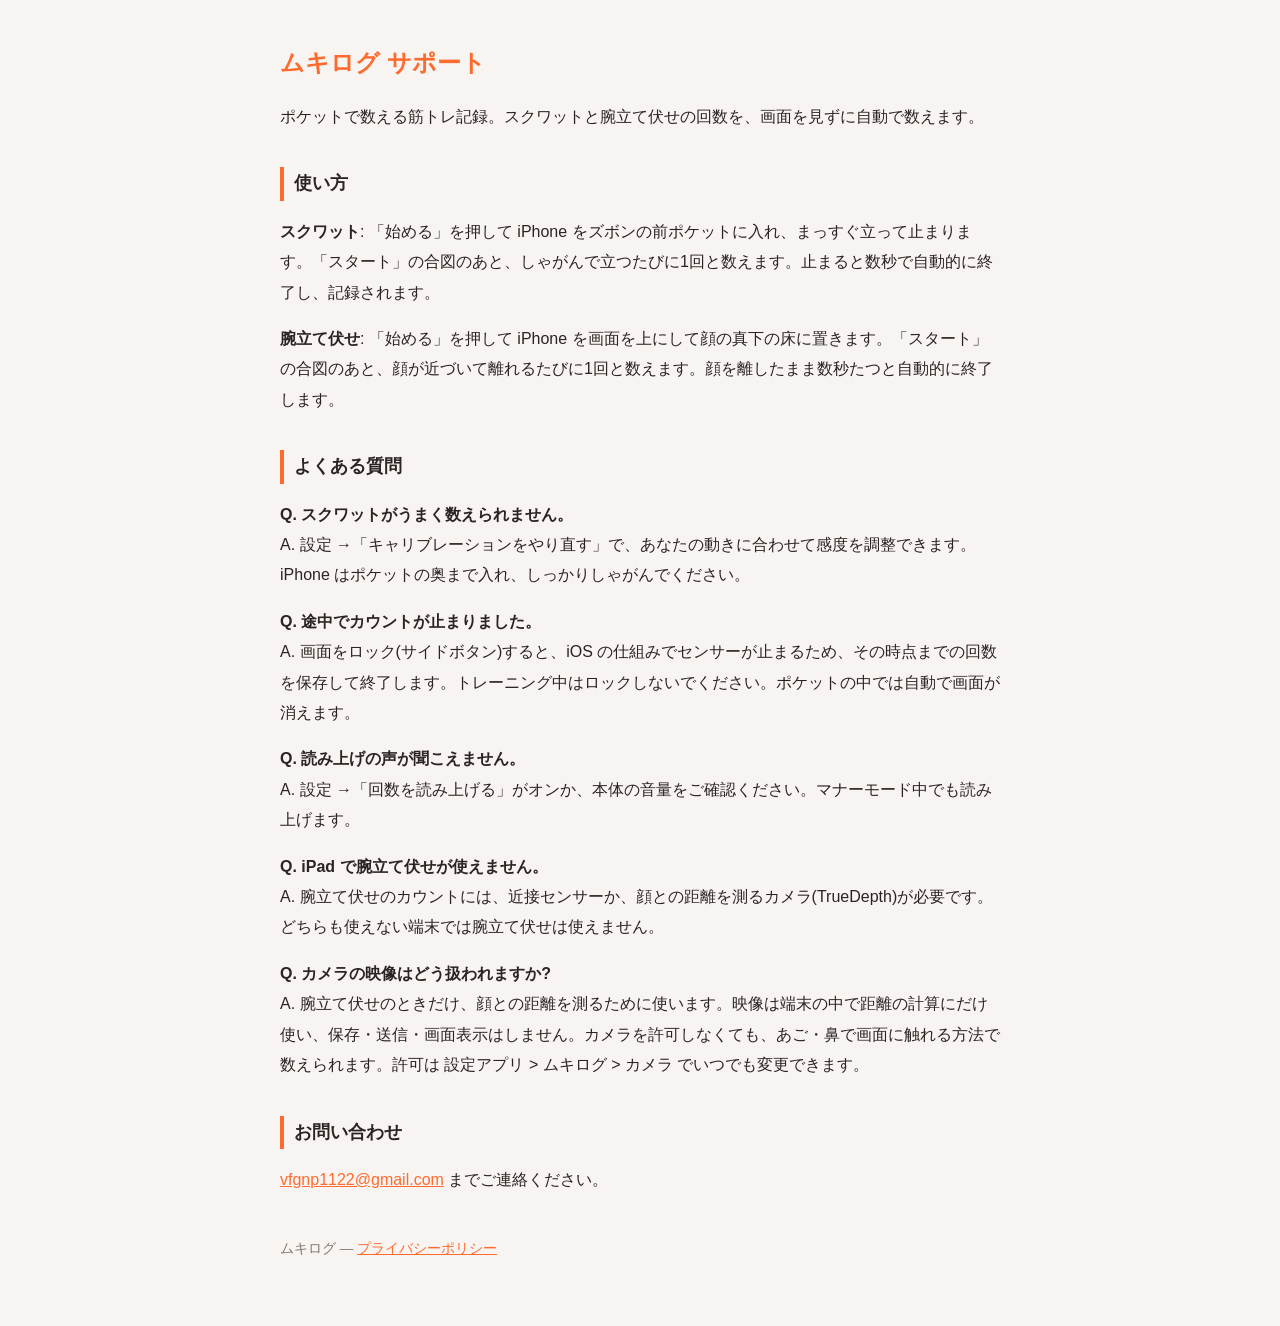
<file: index.html>
<!DOCTYPE html>
<html lang="ja">
<head>
<meta charset="UTF-8">
<meta name="viewport" content="width=device-width, initial-scale=1">
<title>ムキログ サポート</title>
<link rel="stylesheet" href="style.css">
</head>
<body>
<h1>ムキログ サポート</h1>
<p>ポケットで数える筋トレ記録。スクワットと腕立て伏せの回数を、画面を見ずに自動で数えます。</p>

<h2>使い方</h2>
<p><strong>スクワット</strong>: 「始める」を押して iPhone をズボンの前ポケットに入れ、まっすぐ立って止まります。「スタート」の合図のあと、しゃがんで立つたびに1回と数えます。止まると数秒で自動的に終了し、記録されます。</p>
<p><strong>腕立て伏せ</strong>: 「始める」を押して iPhone を画面を上にして顔の真下の床に置きます。「スタート」の合図のあと、顔が近づいて離れるたびに1回と数えます。顔を離したまま数秒たつと自動的に終了します。</p>

<h2>よくある質問</h2>
<p><strong>Q. スクワットがうまく数えられません。</strong><br>
A. 設定 →「キャリブレーションをやり直す」で、あなたの動きに合わせて感度を調整できます。iPhone はポケットの奥まで入れ、しっかりしゃがんでください。</p>
<p><strong>Q. 途中でカウントが止まりました。</strong><br>
A. 画面をロック(サイドボタン)すると、iOS の仕組みでセンサーが止まるため、その時点までの回数を保存して終了します。トレーニング中はロックしないでください。ポケットの中では自動で画面が消えます。</p>
<p><strong>Q. 読み上げの声が聞こえません。</strong><br>
A. 設定 →「回数を読み上げる」がオンか、本体の音量をご確認ください。マナーモード中でも読み上げます。</p>
<p><strong>Q. iPad で腕立て伏せが使えません。</strong><br>
A. 腕立て伏せのカウントには、近接センサーか、顔との距離を測るカメラ(TrueDepth)が必要です。どちらも使えない端末では腕立て伏せは使えません。</p>
<p><strong>Q. カメラの映像はどう扱われますか?</strong><br>
A. 腕立て伏せのときだけ、顔との距離を測るために使います。映像は端末の中で距離の計算にだけ使い、保存・送信・画面表示はしません。カメラを許可しなくても、あご・鼻で画面に触れる方法で数えられます。許可は 設定アプリ > ムキログ > カメラ でいつでも変更できます。</p>

<h2>お問い合わせ</h2>
<p><a href="mailto:vfgnp1122@gmail.com">vfgnp1122@gmail.com</a> までご連絡ください。</p>

<footer>ムキログ — <a href="privacy.html">プライバシーポリシー</a></footer>
</body>
</html>
</file>
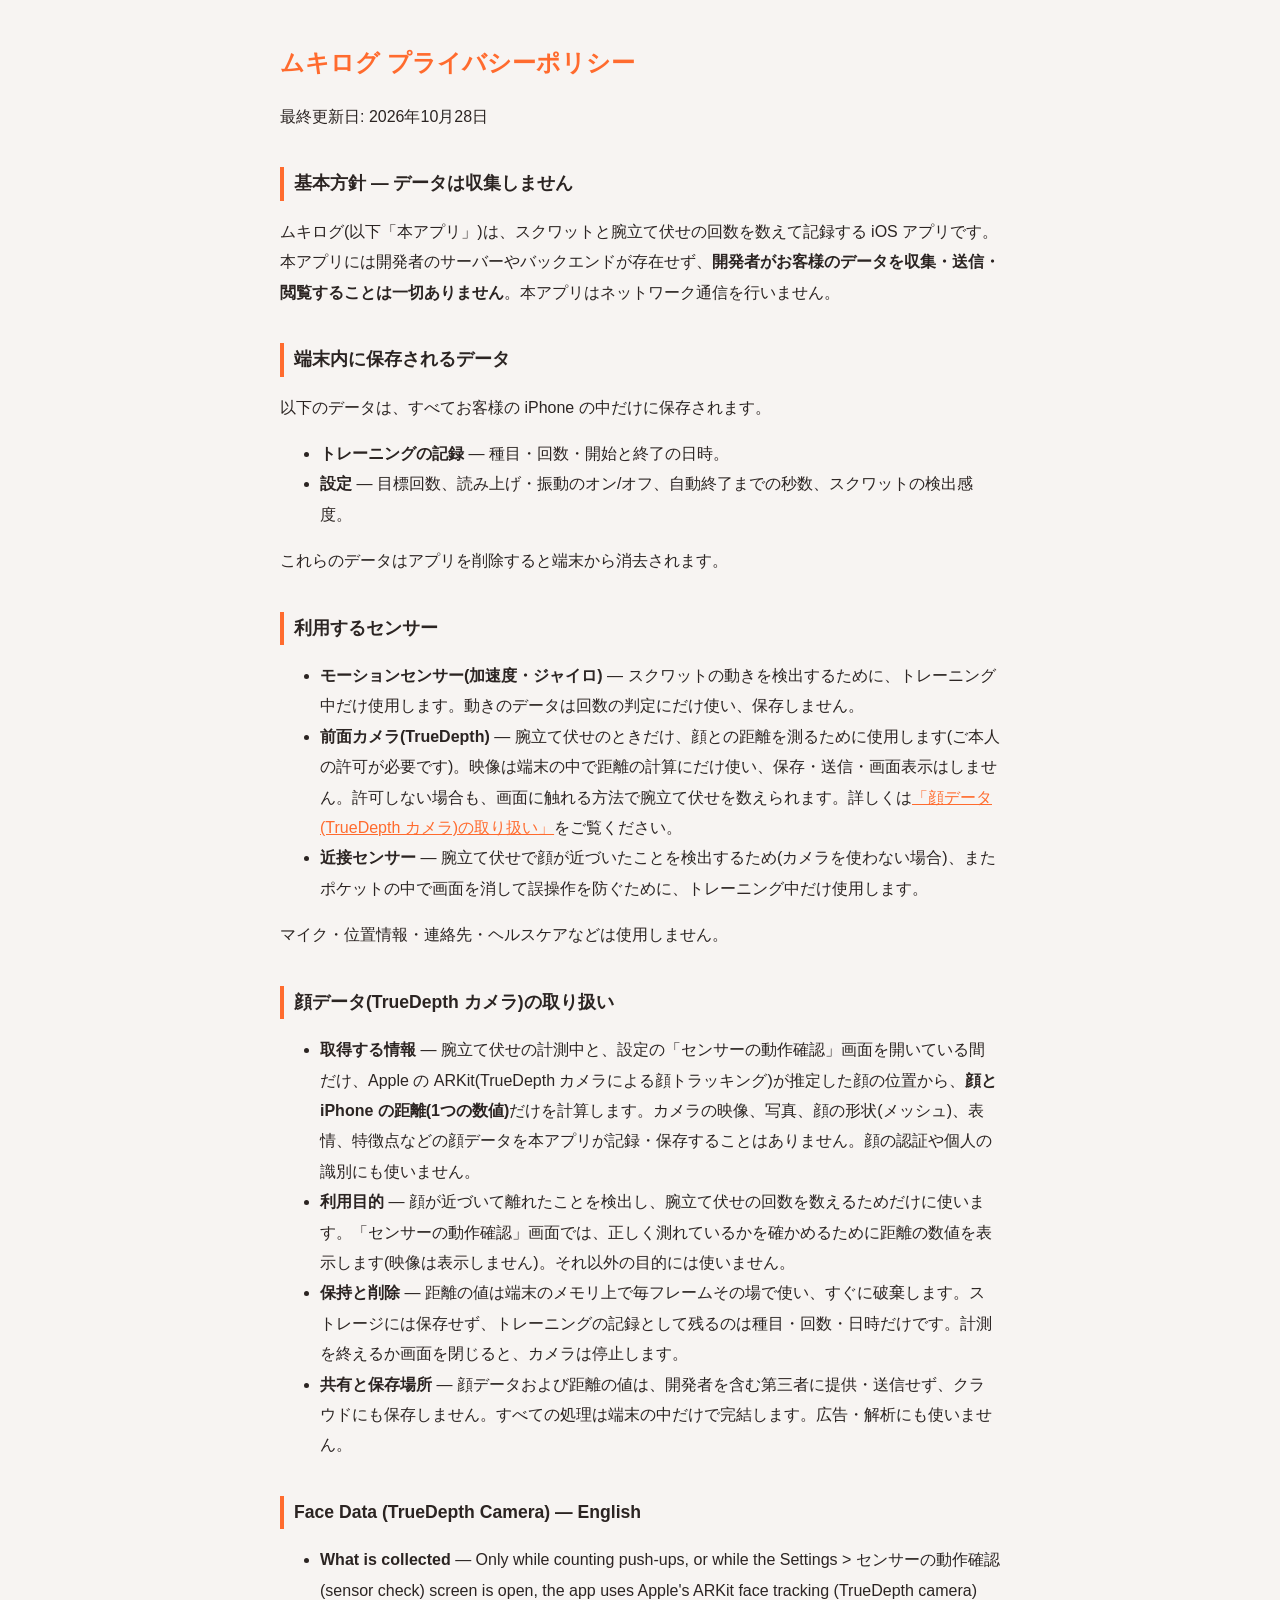
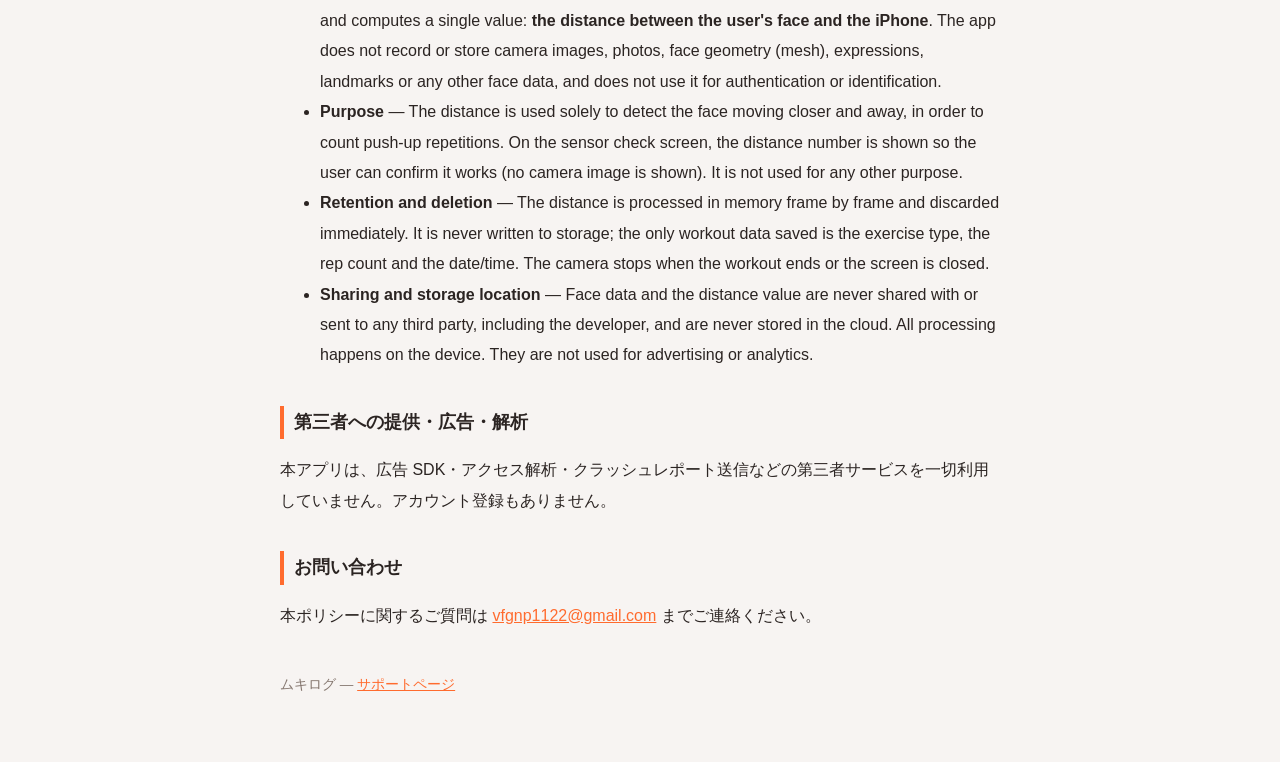
<file: privacy.html>
<!DOCTYPE html>
<html lang="ja">
<head>
<meta charset="UTF-8">
<meta name="viewport" content="width=device-width, initial-scale=1">
<title>ムキログ プライバシーポリシー</title>
<link rel="stylesheet" href="style.css">
</head>
<body>
<h1>ムキログ プライバシーポリシー</h1>
<p>最終更新日: 2026年10月28日</p>

<h2>基本方針 — データは収集しません</h2>
<p>ムキログ(以下「本アプリ」)は、スクワットと腕立て伏せの回数を数えて記録する iOS アプリです。本アプリには開発者のサーバーやバックエンドが存在せず、<strong>開発者がお客様のデータを収集・送信・閲覧することは一切ありません</strong>。本アプリはネットワーク通信を行いません。</p>

<h2>端末内に保存されるデータ</h2>
<p>以下のデータは、すべてお客様の iPhone の中だけに保存されます。</p>
<ul>
  <li><strong>トレーニングの記録</strong> — 種目・回数・開始と終了の日時。</li>
  <li><strong>設定</strong> — 目標回数、読み上げ・振動のオン/オフ、自動終了までの秒数、スクワットの検出感度。</li>
</ul>
<p>これらのデータはアプリを削除すると端末から消去されます。</p>

<h2>利用するセンサー</h2>
<ul>
  <li><strong>モーションセンサー(加速度・ジャイロ)</strong> — スクワットの動きを検出するために、トレーニング中だけ使用します。動きのデータは回数の判定にだけ使い、保存しません。</li>
  <li><strong>前面カメラ(TrueDepth)</strong> — 腕立て伏せのときだけ、顔との距離を測るために使用します(ご本人の許可が必要です)。映像は端末の中で距離の計算にだけ使い、保存・送信・画面表示はしません。許可しない場合も、画面に触れる方法で腕立て伏せを数えられます。詳しくは<a href="#face-data">「顔データ(TrueDepth カメラ)の取り扱い」</a>をご覧ください。</li>
  <li><strong>近接センサー</strong> — 腕立て伏せで顔が近づいたことを検出するため(カメラを使わない場合)、またポケットの中で画面を消して誤操作を防ぐために、トレーニング中だけ使用します。</li>
</ul>
<p>マイク・位置情報・連絡先・ヘルスケアなどは使用しません。</p>

<h2 id="face-data">顔データ(TrueDepth カメラ)の取り扱い</h2>
<ul>
  <li><strong>取得する情報</strong> — 腕立て伏せの計測中と、設定の「センサーの動作確認」画面を開いている間だけ、Apple の ARKit(TrueDepth カメラによる顔トラッキング)が推定した顔の位置から、<strong>顔と iPhone の距離(1つの数値)</strong>だけを計算します。カメラの映像、写真、顔の形状(メッシュ)、表情、特徴点などの顔データを本アプリが記録・保存することはありません。顔の認証や個人の識別にも使いません。</li>
  <li><strong>利用目的</strong> — 顔が近づいて離れたことを検出し、腕立て伏せの回数を数えるためだけに使います。「センサーの動作確認」画面では、正しく測れているかを確かめるために距離の数値を表示します(映像は表示しません)。それ以外の目的には使いません。</li>
  <li><strong>保持と削除</strong> — 距離の値は端末のメモリ上で毎フレームその場で使い、すぐに破棄します。ストレージには保存せず、トレーニングの記録として残るのは種目・回数・日時だけです。計測を終えるか画面を閉じると、カメラは停止します。</li>
  <li><strong>共有と保存場所</strong> — 顔データおよび距離の値は、開発者を含む第三者に提供・送信せず、クラウドにも保存しません。すべての処理は端末の中だけで完結します。広告・解析にも使いません。</li>
</ul>

<h2 lang="en">Face Data (TrueDepth Camera) — English</h2>
<ul lang="en">
  <li><strong>What is collected</strong> — Only while counting push-ups, or while the Settings &gt; センサーの動作確認 (sensor check) screen is open, the app uses Apple's ARKit face tracking (TrueDepth camera) and computes a single value: <strong>the distance between the user's face and the iPhone</strong>. The app does not record or store camera images, photos, face geometry (mesh), expressions, landmarks or any other face data, and does not use it for authentication or identification.</li>
  <li><strong>Purpose</strong> — The distance is used solely to detect the face moving closer and away, in order to count push-up repetitions. On the sensor check screen, the distance number is shown so the user can confirm it works (no camera image is shown). It is not used for any other purpose.</li>
  <li><strong>Retention and deletion</strong> — The distance is processed in memory frame by frame and discarded immediately. It is never written to storage; the only workout data saved is the exercise type, the rep count and the date/time. The camera stops when the workout ends or the screen is closed.</li>
  <li><strong>Sharing and storage location</strong> — Face data and the distance value are never shared with or sent to any third party, including the developer, and are never stored in the cloud. All processing happens on the device. They are not used for advertising or analytics.</li>
</ul>

<h2>第三者への提供・広告・解析</h2>
<p>本アプリは、広告 SDK・アクセス解析・クラッシュレポート送信などの第三者サービスを一切利用していません。アカウント登録もありません。</p>

<h2>お問い合わせ</h2>
<p>本ポリシーに関するご質問は <a href="mailto:vfgnp1122@gmail.com">vfgnp1122@gmail.com</a> までご連絡ください。</p>

<footer>ムキログ — <a href="index.html">サポートページ</a></footer>
</body>
</html>
</file>
<file: style.css>
:root { color-scheme: light dark; --accent: #FF6B2E; --bg: #F7F4F2; --fg: #2B2422; --sub: #85776F; }
@media (prefers-color-scheme: dark) { :root { --bg: #1C1917; --fg: #F2ECE8; --sub: #A89A92; } }
body { font-family: -apple-system, "Hiragino Sans", "Noto Sans JP", sans-serif;
       max-width: 720px; margin: 0 auto; padding: 24px 20px 64px;
       color: var(--fg); background: var(--bg); line-height: 1.9; }
h1 { font-size: 1.5rem; color: var(--accent); }
h2 { font-size: 1.1rem; margin-top: 2em; border-left: 4px solid var(--accent); padding-left: 10px; }
footer { margin-top: 3em; font-size: .85rem; color: var(--sub); }
a { color: var(--accent); }
</file>
